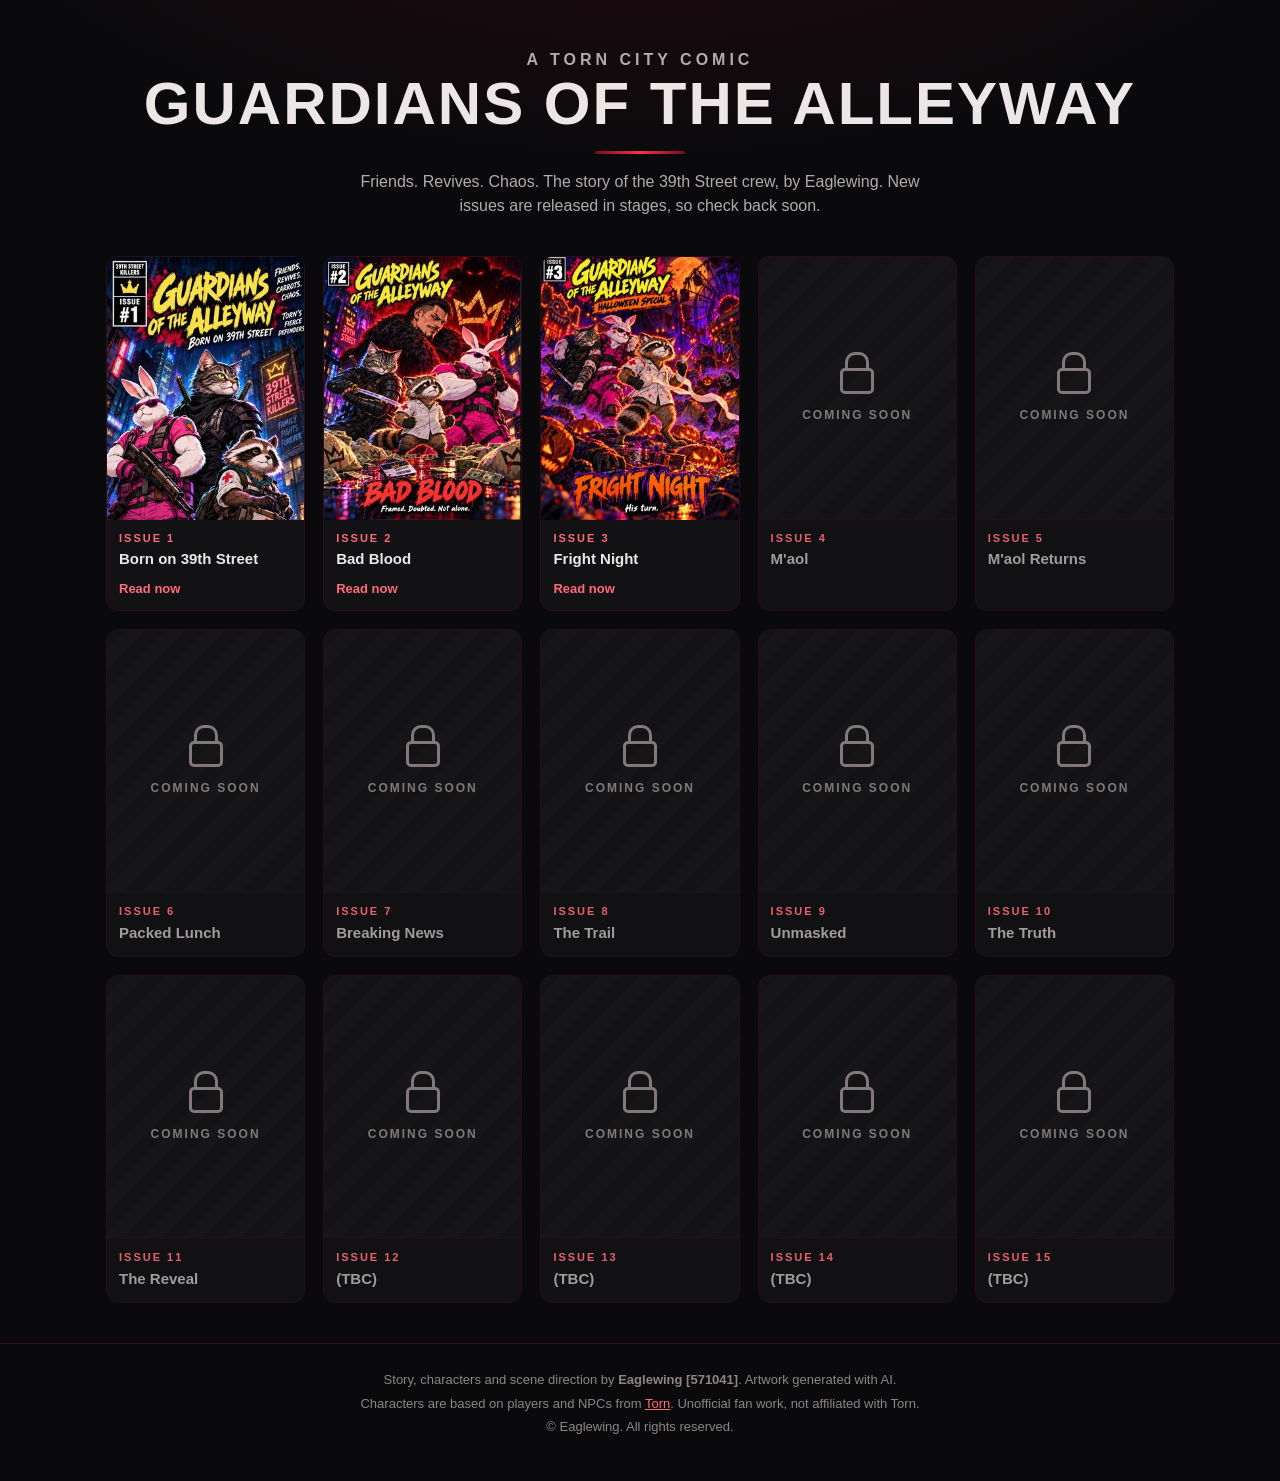
<file: index.html>
<!doctype html>
<html lang="en">
<head>
<meta charset="utf-8">
<meta name="viewport" content="width=device-width, initial-scale=1">
<title>Guardians of the Alleyway</title>
<meta name="description" content="Guardians of the Alleyway: a Torn City comic by Eaglewing. Read it free online.">
<meta property="og:title" content="Guardians of the Alleyway">
<meta property="og:description" content="A Torn City comic by Eaglewing. Issues 1 to 3 are out now.">
<meta property="og:image" content="https://eaglewing91.github.io/Guardians-of-the-Alleyway/assets/social.jpg">
<meta property="og:type" content="website">
<meta name="twitter:card" content="summary_large_image">
<meta name="theme-color" content="#0a0a0c">
<link rel="stylesheet" href="assets/style.css">
</head>
<body>
<header class="hero wrap">
  <p class="kicker">A Torn City comic</p>
  <h1>Guardians of the Alleyway</h1>
  <div class="bar"></div>
  <p>Friends. Revives. Chaos. The story of the 39th Street crew, by Eaglewing. New issues are released in stages, so check back soon.</p>
</header>
<main class="wrap">
  <section id="shelf" class="shelf" aria-label="Issues"></section>
</main>
<footer>
  <p>Story, characters and scene direction by <b>Eaglewing [571041]</b>. Artwork generated with AI.</p>
  <p>Characters are based on players and NPCs from <a href="https://www.torn.com/">Torn</a>. Unofficial fan work, not affiliated with Torn.</p>
  <p>&copy; Eaglewing. All rights reserved.</p>
</footer>
<script src="assets/comic.js"></script>
</body>
</html>
</file>
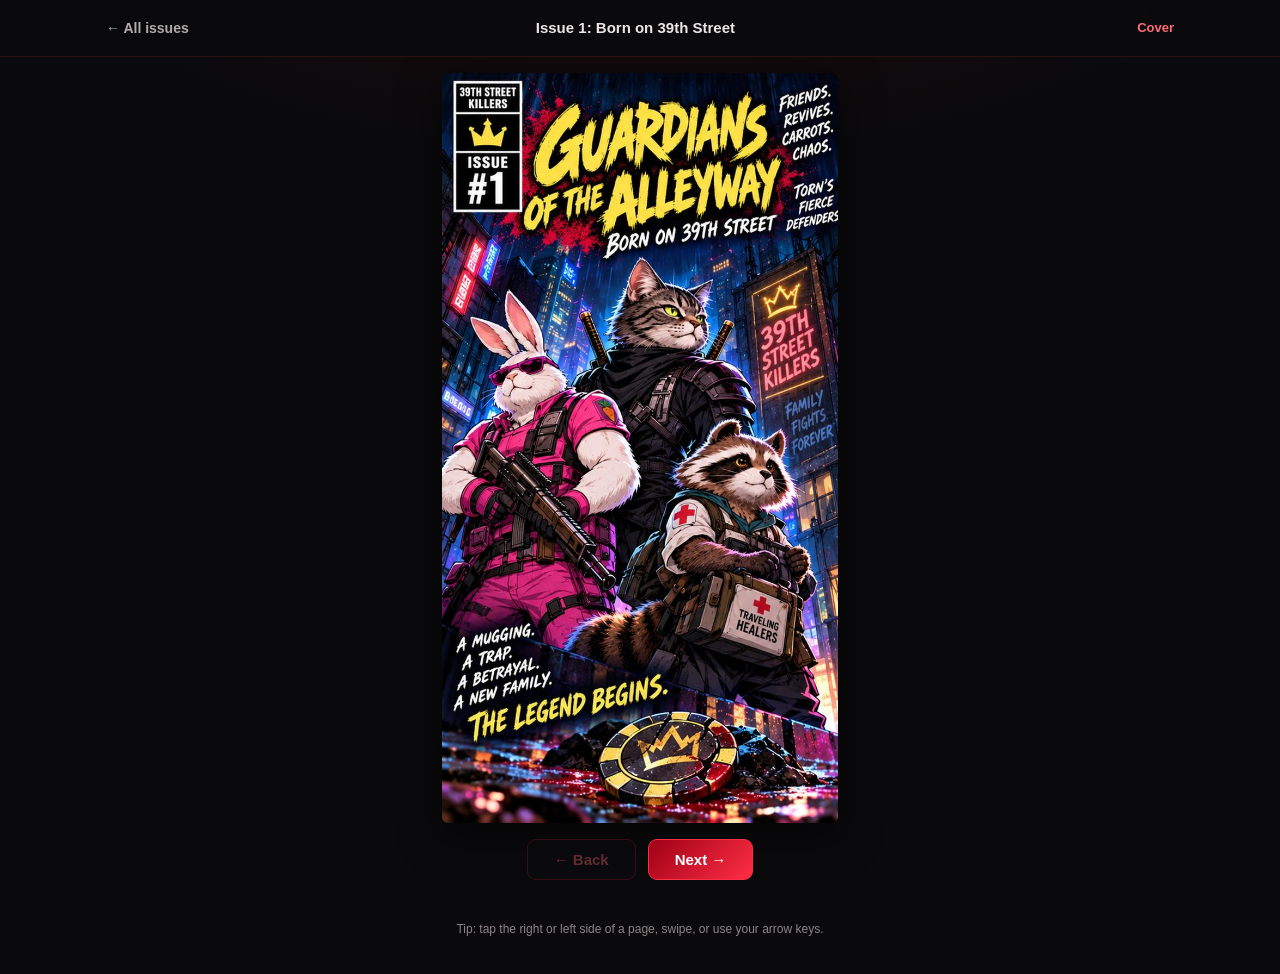
<file: read.html>
<!doctype html>
<html lang="en">
<head>
<meta charset="utf-8">
<meta name="viewport" content="width=device-width, initial-scale=1">
<title>Reader | Guardians of the Alleyway</title>
<meta property="og:title" content="Guardians of the Alleyway">
<meta property="og:description" content="A Torn City comic by Eaglewing.">
<meta property="og:image" content="https://eaglewing91.github.io/Guardians-of-the-Alleyway/assets/social.jpg">
<meta name="theme-color" content="#0a0a0c">
<link rel="stylesheet" href="assets/style.css">
</head>
<body>
<div class="topbar">
  <div class="wrap">
    <a class="back" href="./">&larr; <span>All issues</span></a>
    <div id="issueTitle">Guardians of the Alleyway</div>
    <div id="label">Cover</div>
  </div>
</div>
<div id="stage">
  <img id="page" alt="">
  <div id="end" hidden>
    <h2>The end of this issue</h2>
    <p>Thanks for reading Guardians of the Alleyway!</p>
    <div class="next-issue"></div>
    <p><a href="./">Back to all issues</a></p>
  </div>
</div>
<div class="controls">
  <button id="prev" class="ghost" type="button">&larr; Back</button>
  <button id="next" type="button">Next &rarr;</button>
</div>
<p class="hint">Tip: tap the right or left side of a page, swipe, or use your arrow keys.</p>
<script src="assets/comic.js"></script>
</body>
</html>
</file>
<file: assets/style.css>
:root {
  --bg: #0a0a0c;
  --bg2: #121214;
  --line: #2a1013;
  --red: #e8283c;
  --red2: #ff6b78;
  --text: #ece6e6;
  --muted: #b3abab;
  --dim: #8d8585;
}
* { box-sizing: border-box; }
html, body { margin: 0; }
body {
  background: radial-gradient(1200px 600px at 50% -200px, #2a0a10 0%, var(--bg) 60%) fixed, var(--bg);
  color: var(--text);
  font-family: "Inter", "Segoe UI", Arial, Helvetica, sans-serif;
  line-height: 1.5;
}
a { color: var(--red2); }
.wrap { max-width: 1100px; margin: 0 auto; padding: 0 16px; }

/* Header */
.hero { text-align: center; padding: 48px 0 28px; }
.kicker { color: var(--red); font-size: 12px; font-weight: 700; letter-spacing: 4px; text-transform: uppercase; margin: 0 0 10px; }
.hero h1 { margin: 0; font-size: clamp(32px, 6vw, 60px); line-height: 1.05; letter-spacing: 2px; font-weight: 900; text-transform: uppercase; }
.bar { width: 90px; height: 3px; margin: 16px auto; background: linear-gradient(90deg, #7a0a18, #ff2e45, #7a0a18); border-radius: 2px; }
.hero p { color: var(--muted); max-width: 560px; margin: 0 auto; font-size: 16px; }

/* Shelf */
.shelf { display: grid; grid-template-columns: repeat(auto-fill, minmax(170px, 1fr)); gap: 18px; padding: 10px 0 40px; }
.card { display: flex; flex-direction: column; background: var(--bg2); border: 1px solid var(--line); border-radius: 12px; overflow: hidden; text-decoration: none; color: var(--text); transition: transform .15s ease, border-color .15s ease; }
a.card:hover, a.card:focus-visible { transform: translateY(-3px); border-color: var(--red); outline: none; }
.card img { width: 100%; aspect-ratio: 3 / 4; object-fit: cover; object-position: center top; display: block; background: #000; }
.meta { padding: 10px 12px 12px; display: flex; flex-direction: column; gap: 2px; }
.num { color: var(--red2); font-size: 11px; font-weight: 700; letter-spacing: 2px; text-transform: uppercase; }
.ttl { font-weight: 800; font-size: 15px; }
.cta { margin-top: 6px; color: var(--red2); font-size: 13px; font-weight: 700; }
.locked { opacity: .9; }
.lockart { aspect-ratio: 3 / 4; display: flex; flex-direction: column; align-items: center; justify-content: center; gap: 12px;
  background: repeating-linear-gradient(135deg, #141416 0 14px, #18181b 14px 28px); border-bottom: 1px solid var(--line); }
.lock { width: 34px; height: 26px; border: 3px solid var(--dim); border-radius: 5px; position: relative; margin-top: 16px; }
.lock::before { content: ""; position: absolute; left: 50%; top: -19px; width: 18px; height: 16px; transform: translateX(-50%);
  border: 3px solid var(--dim); border-bottom: none; border-radius: 10px 10px 0 0; }
.soon { color: var(--dim); font-size: 12px; font-weight: 700; letter-spacing: 2px; text-transform: uppercase; }
.locked .ttl { color: var(--muted); }

footer { border-top: 1px solid var(--line); color: var(--dim); font-size: 13px; text-align: center; padding: 22px 16px 40px; }
footer p { margin: 4px 0; }

/* Reader */
.topbar { position: sticky; top: 0; z-index: 2; background: rgba(10, 10, 12, .92); backdrop-filter: blur(6px); border-bottom: 1px solid var(--line); }
.topbar .wrap { display: flex; align-items: center; gap: 12px; height: 56px; }
.back { color: var(--muted); text-decoration: none; font-weight: 700; font-size: 14px; white-space: nowrap; }
.back:hover { color: var(--text); }
#issueTitle { flex: 1; text-align: center; font-weight: 800; font-size: 15px; white-space: nowrap; overflow: hidden; text-overflow: ellipsis; }
#label { color: var(--red2); font-weight: 700; font-size: 13px; white-space: nowrap; min-width: 92px; text-align: right; }
#stage { display: flex; justify-content: center; padding: 16px 0 8px; }
#page { max-width: min(100%, 760px); max-height: calc(100vh - 150px); height: auto; width: auto; border-radius: 6px; cursor: pointer; box-shadow: 0 10px 40px rgba(0, 0, 0, .6); }
.controls { display: flex; justify-content: center; gap: 12px; padding: 8px 0 28px; }
.btn, .controls button { appearance: none; border: 1px solid #ff2e45; background: linear-gradient(135deg, #9e0015, #ff2e45); color: #fff; font-weight: 800; font-size: 15px;
  padding: 11px 26px; border-radius: 9px; cursor: pointer; text-decoration: none; display: inline-block; }
.controls button.ghost { background: #0c0c0e; color: var(--red2); border-color: #8a1c2a; }
.controls button:disabled { opacity: .35; cursor: default; }
#end { text-align: center; padding: 60px 16px; max-width: 520px; }
#end h2 { margin: 0 0 8px; font-size: 28px; }
#end p { color: var(--muted); }
.soon-line b { color: var(--text); }
.hint { text-align: center; color: var(--dim); font-size: 12px; padding-bottom: 24px; }
@media (max-width: 560px) {
  #page { max-height: none; width: 100%; }
  #label { min-width: 0; }
  .back span { display: none; }
}
</file>
